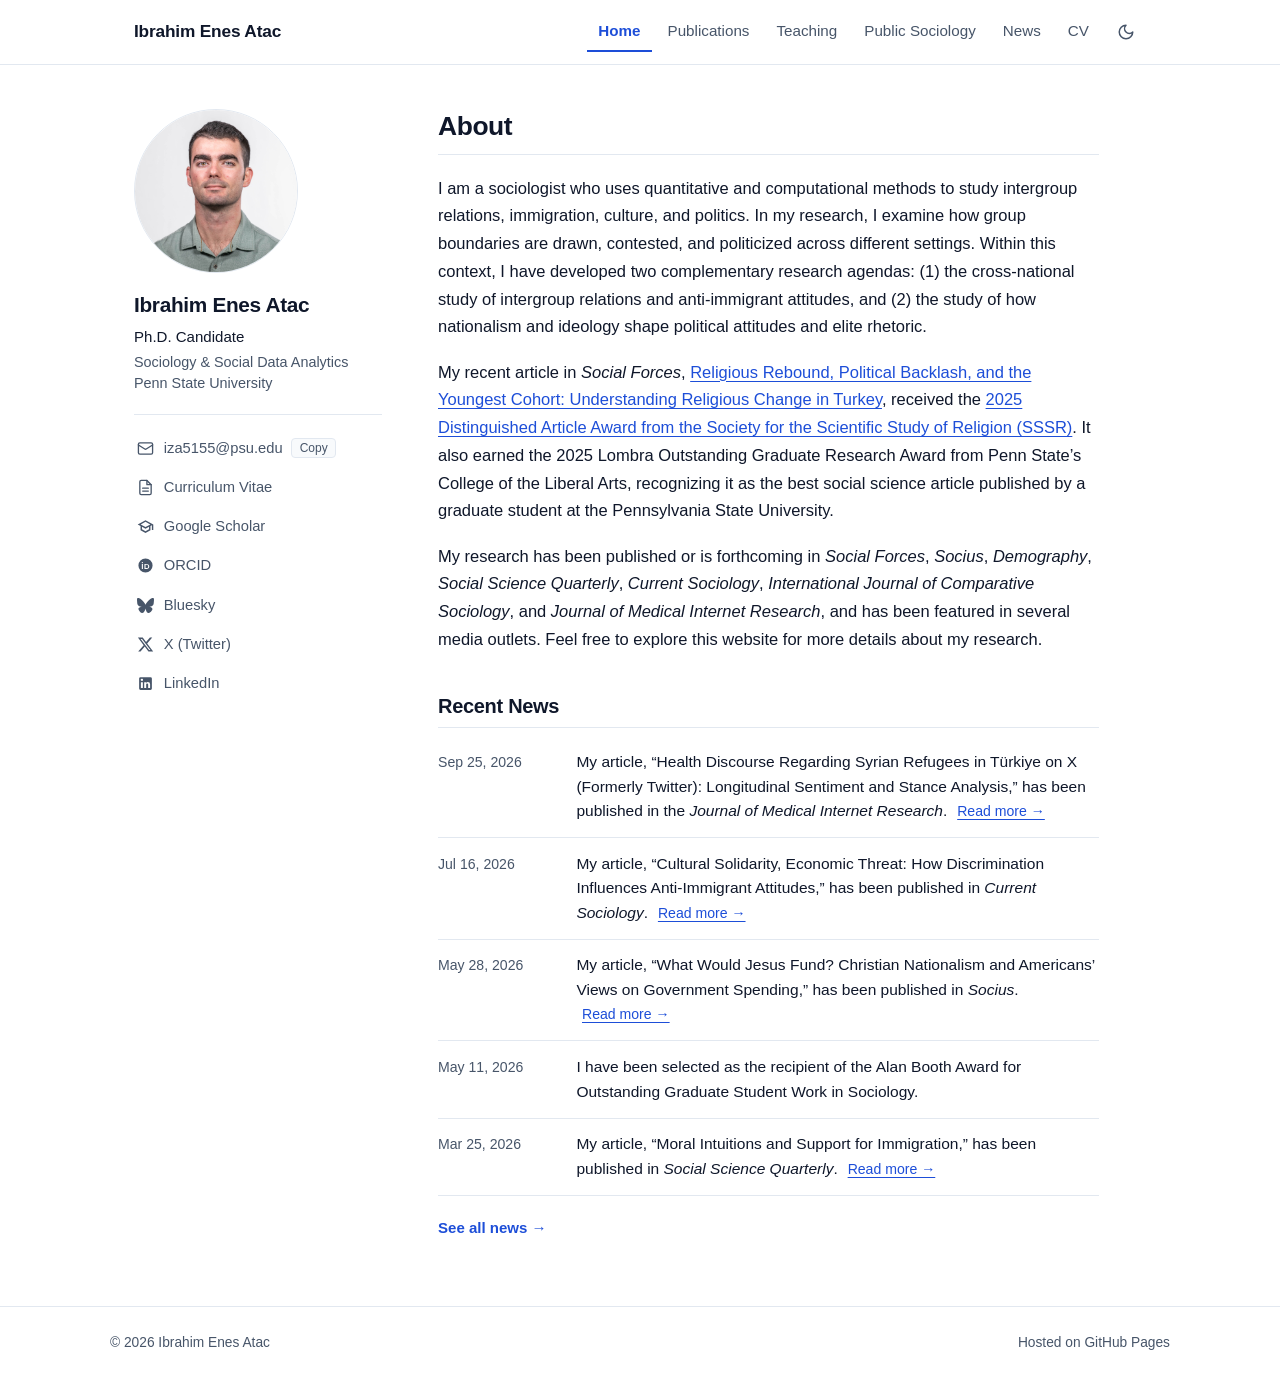
<file: index.html>
<!DOCTYPE html>
<html lang="en">
<head>
  <meta charset="utf-8" />
  <meta name="viewport" content="width=device-width, initial-scale=1" />
  <title>Ibrahim Enes Atac — Sociology &amp; Social Data Analytics | Penn State</title>
  <meta name="description" content="Ibrahim Enes Atac is a Ph.D. Candidate in Sociology and Social Data Analytics at Penn State studying intergroup relations, immigration, religion, nationalism, and politics." />
  <link rel="canonical" href="https://enesatac.org/" />
  <meta property="og:title" content="Ibrahim Enes Atac" />
  <meta property="og:description" content="Ph.D. Candidate in Sociology and Social Data Analytics at Penn State University." />
  <meta property="og:type" content="website" />
  <meta property="og:url" content="https://enesatac.org/" />
  <link rel="icon" type="image/svg+xml" href="assets/favicon.svg" />
  <script>try{if(localStorage.getItem("site-theme")==="dark")document.documentElement.setAttribute("data-theme","dark");}catch(_){}</script>
  <link rel="stylesheet" href="assets/style.css" />
</head>
<body data-page="home">
  <a class="skip-link" href="#main-content">Skip to main content</a>
  <header id="site-header" class="site-header"></header>

  <div class="layout-container">
    <aside id="profile-sidebar" class="profile-sidebar" aria-label="Author profile"></aside>
    <main id="main-content" class="main-content" tabindex="-1">
      <noscript>
        <h1>Ibrahim Enes Atac</h1>
        <p>Ph.D. Candidate in Sociology and Social Data Analytics at Penn State University. Please enable JavaScript to view the full interactive site, or download my <a href="files/cv.pdf">Curriculum Vitae (PDF)</a>.</p>
      </noscript>
    </main>
  </div>

  <footer id="site-footer" class="site-footer"></footer>
  <script src="content.js"></script>
  <script src="assets/site.js"></script>
</body>
</html>
</file>
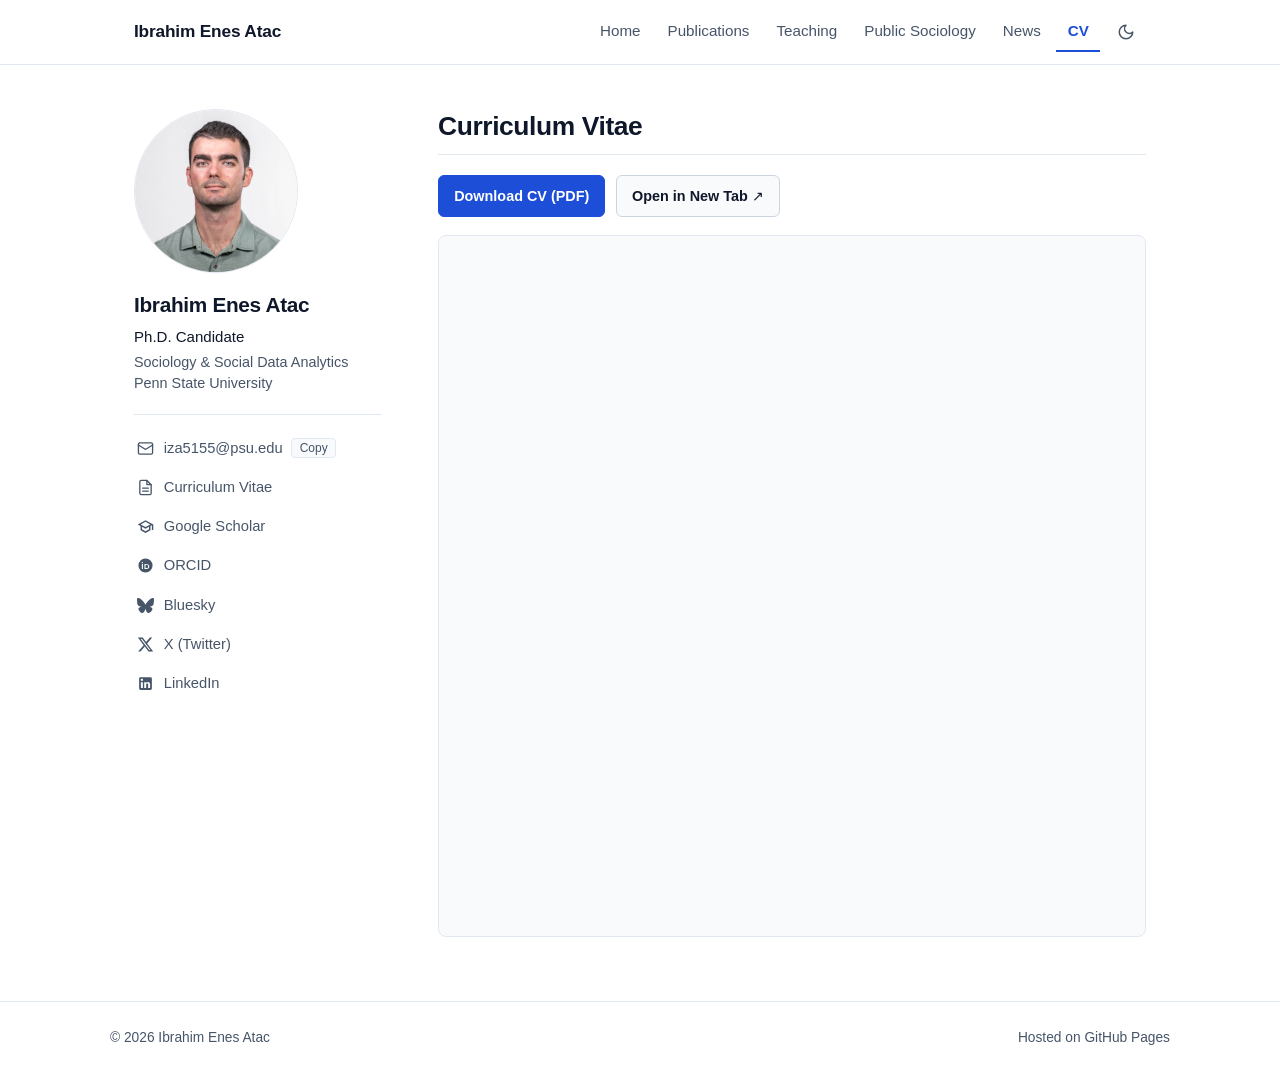
<file: cv.html>
<!DOCTYPE html>
<html lang="en">
<head>
  <meta charset="utf-8" />
  <meta name="viewport" content="width=device-width, initial-scale=1" />
  <title>CV — Ibrahim Enes Atac</title>
  <meta name="description" content="Curriculum Vitae of Ibrahim Enes Atac, Ph.D. Candidate in Sociology and Social Data Analytics at Penn State University." />
  <link rel="canonical" href="https://enesatac.org/cv.html" />
  <link rel="icon" type="image/svg+xml" href="assets/favicon.svg" />
  <script>try{if(localStorage.getItem("site-theme")==="dark")document.documentElement.setAttribute("data-theme","dark");}catch(_){}</script>
  <link rel="stylesheet" href="assets/style.css" />
</head>
<body data-page="cv">
  <a class="skip-link" href="#main-content">Skip to main content</a>
  <header id="site-header" class="site-header"></header>

  <div class="layout-container">
    <aside id="profile-sidebar" class="profile-sidebar" aria-label="Author profile"></aside>
    <main id="main-content" class="main-content wide" tabindex="-1"></main>
  </div>

  <footer id="site-footer" class="site-footer"></footer>
  <script src="content.js"></script>
  <script src="assets/site.js"></script>
</body>
</html>
</file>
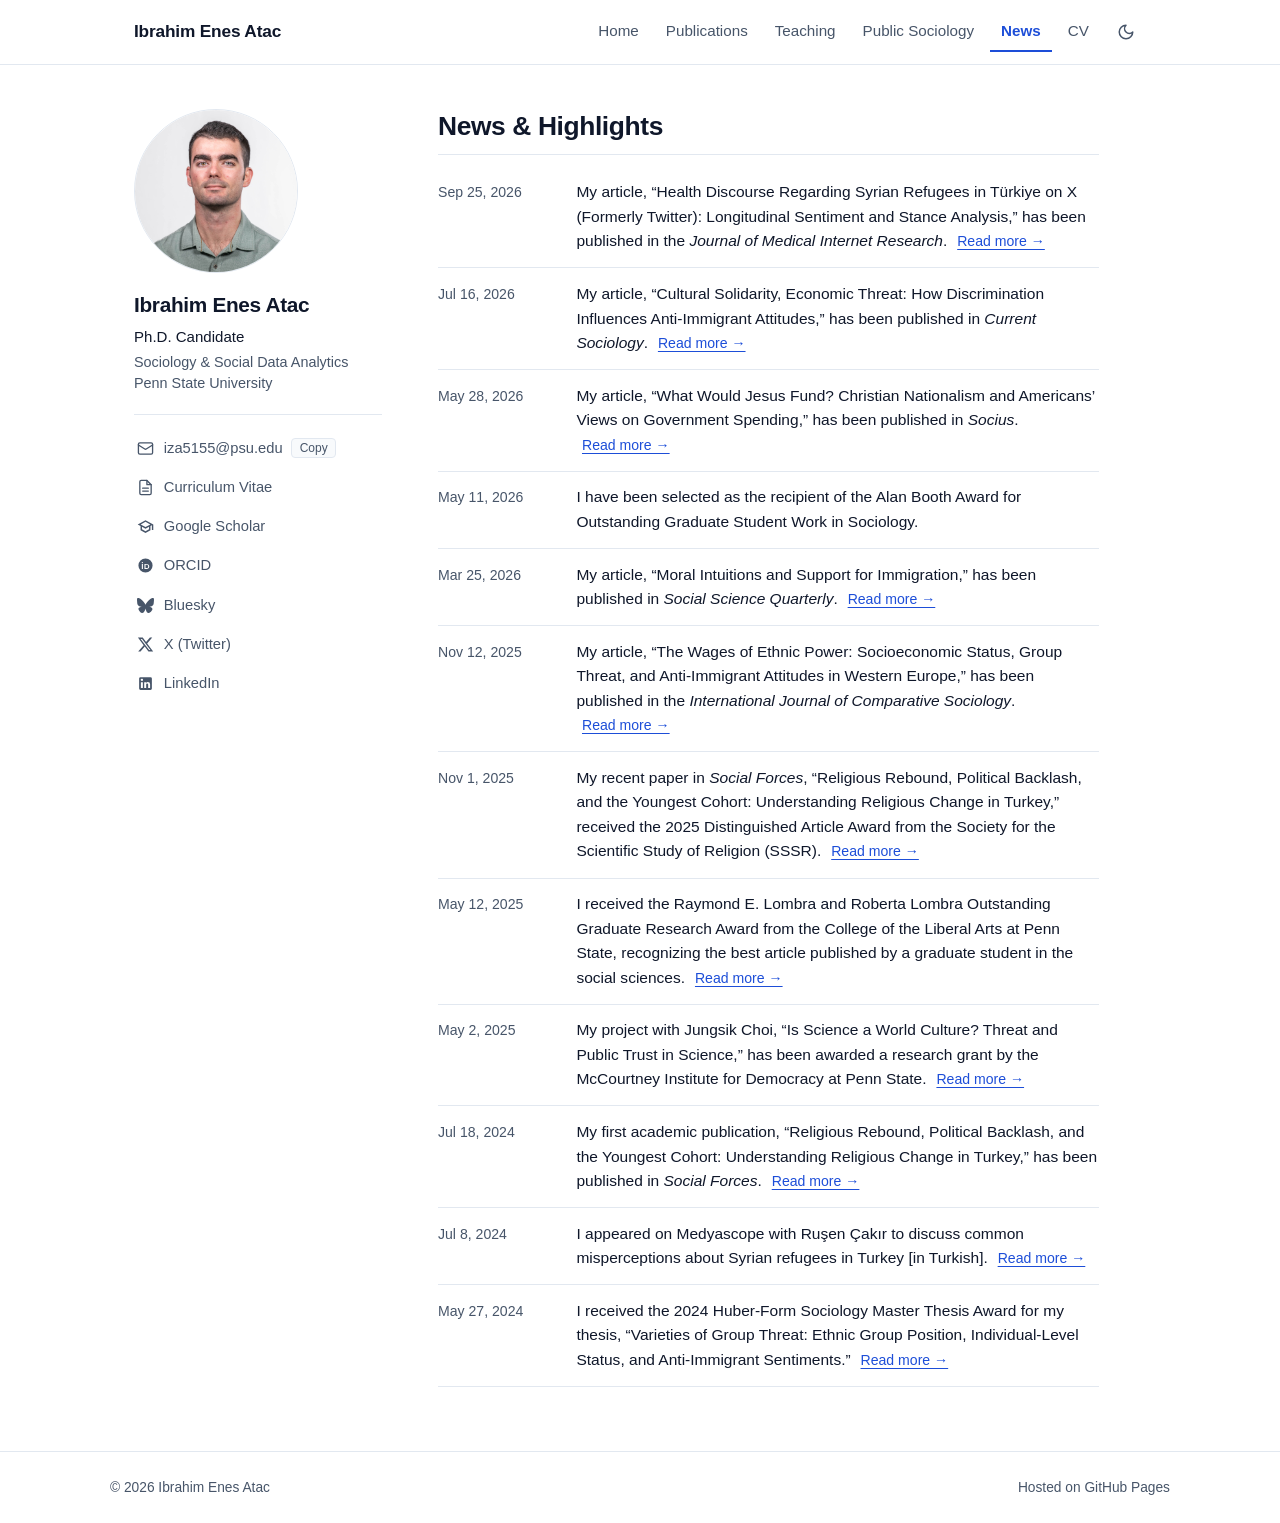
<file: highlights.html>
<!DOCTYPE html>
<html lang="en">
<head>
  <meta charset="utf-8" />
  <meta name="viewport" content="width=device-width, initial-scale=1" />
  <title>News &amp; Highlights — Ibrahim Enes Atac</title>
  <meta name="description" content="Academic news, publications, grants, and awards for Ibrahim Enes Atac." />
  <link rel="canonical" href="https://enesatac.org/highlights.html" />
  <link rel="icon" type="image/svg+xml" href="assets/favicon.svg" />
  <script>try{if(localStorage.getItem("site-theme")==="dark")document.documentElement.setAttribute("data-theme","dark");}catch(_){}</script>
  <link rel="stylesheet" href="assets/style.css" />
</head>
<body data-page="highlights">
  <a class="skip-link" href="#main-content">Skip to main content</a>
  <header id="site-header" class="site-header"></header>

  <div class="layout-container">
    <aside id="profile-sidebar" class="profile-sidebar" aria-label="Author profile"></aside>
    <main id="main-content" class="main-content" tabindex="-1"></main>
  </div>

  <footer id="site-footer" class="site-footer"></footer>
  <script src="content.js"></script>
  <script src="assets/site.js"></script>
</body>
</html>
</file>
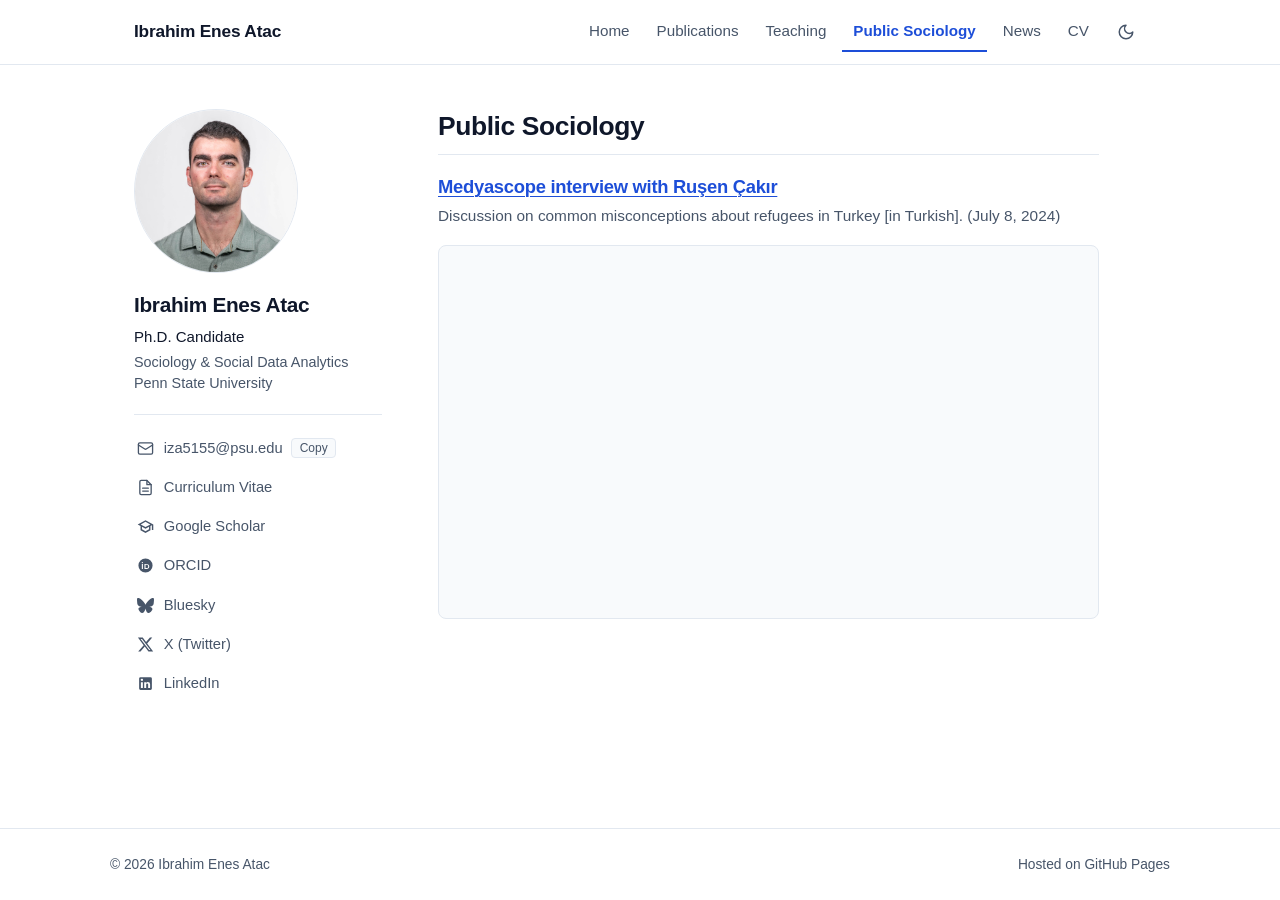
<file: public-sociology.html>
<!DOCTYPE html>
<html lang="en">
<head>
  <meta charset="utf-8" />
  <meta name="viewport" content="width=device-width, initial-scale=1" />
  <title>Public Sociology — Ibrahim Enes Atac</title>
  <meta name="description" content="Public sociology, media appearances, and interviews by Ibrahim Enes Atac." />
  <link rel="canonical" href="https://enesatac.org/public-sociology.html" />
  <link rel="icon" type="image/svg+xml" href="assets/favicon.svg" />
  <script>try{if(localStorage.getItem("site-theme")==="dark")document.documentElement.setAttribute("data-theme","dark");}catch(_){}</script>
  <link rel="stylesheet" href="assets/style.css" />
</head>
<body data-page="public-sociology">
  <a class="skip-link" href="#main-content">Skip to main content</a>
  <header id="site-header" class="site-header"></header>

  <div class="layout-container">
    <aside id="profile-sidebar" class="profile-sidebar" aria-label="Author profile"></aside>
    <main id="main-content" class="main-content" tabindex="-1"></main>
  </div>

  <footer id="site-footer" class="site-footer"></footer>
  <script src="content.js"></script>
  <script src="assets/site.js"></script>
</body>
</html>
</file>
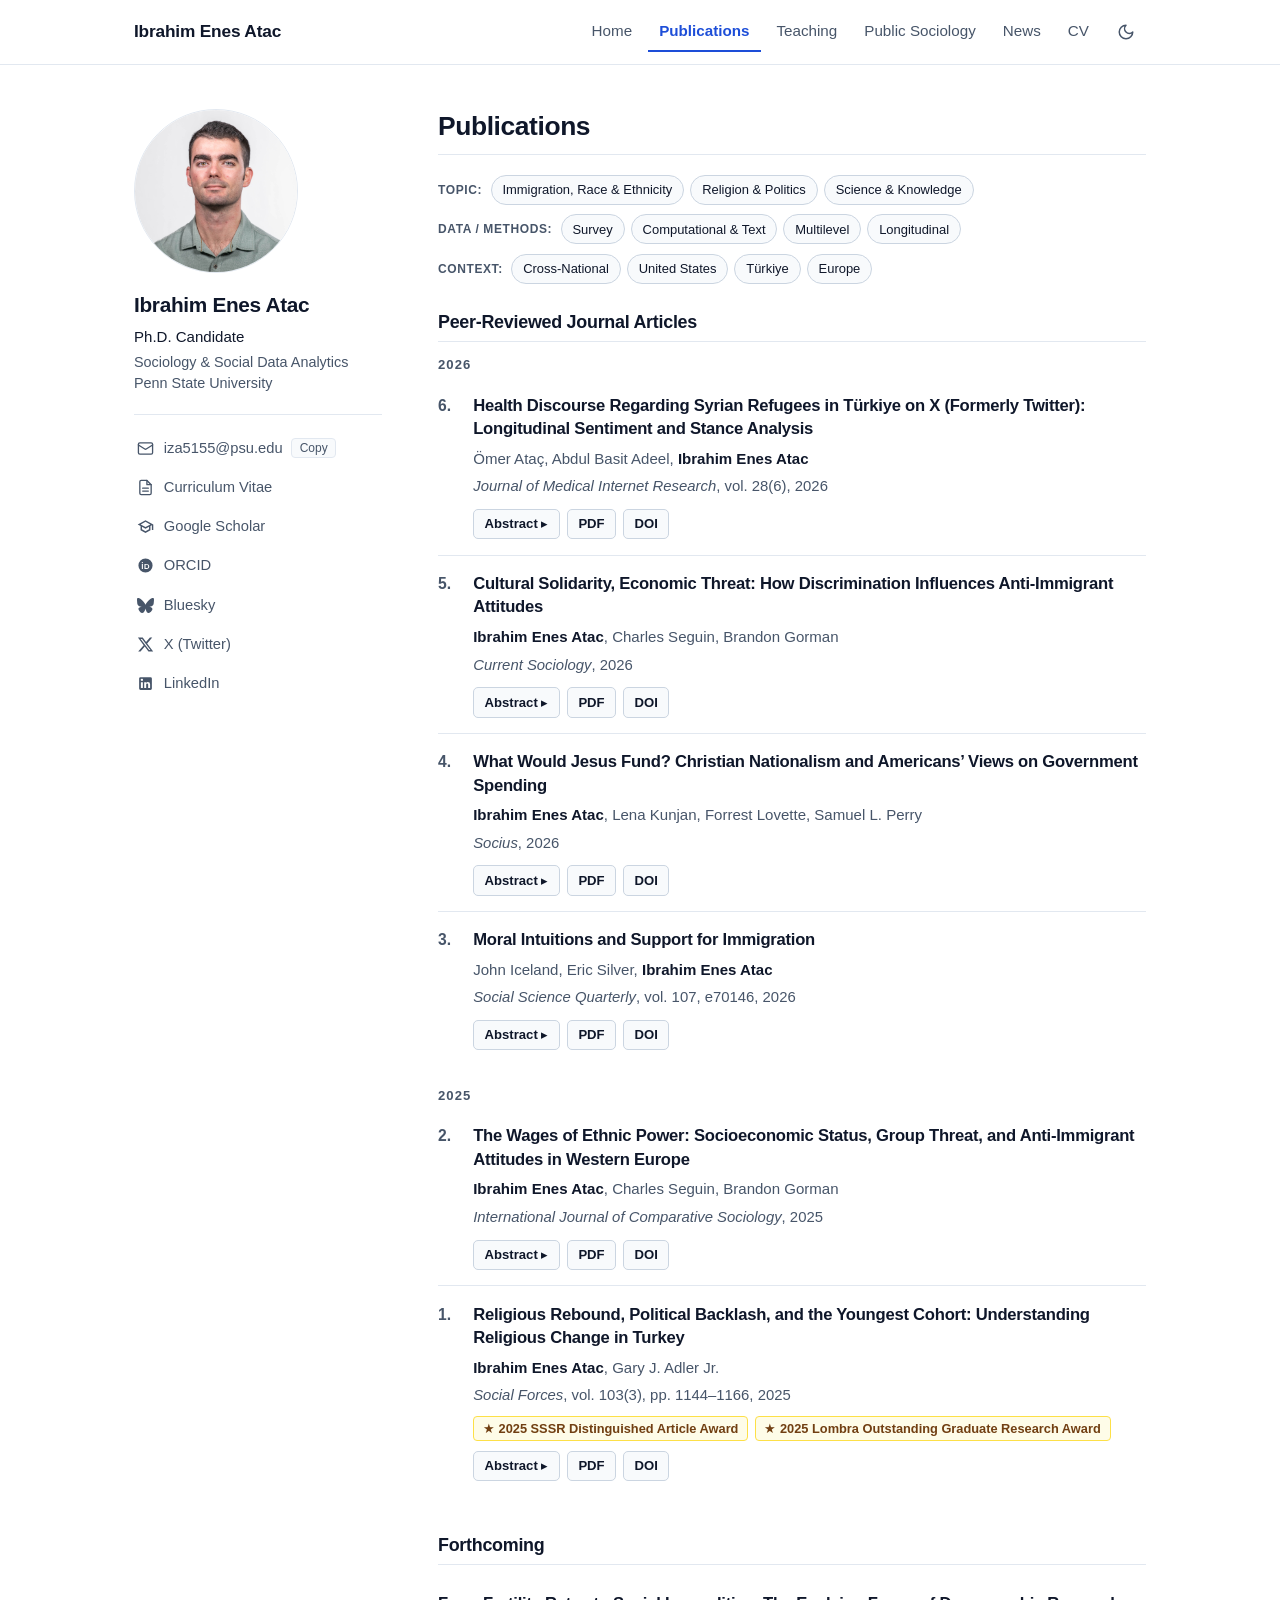
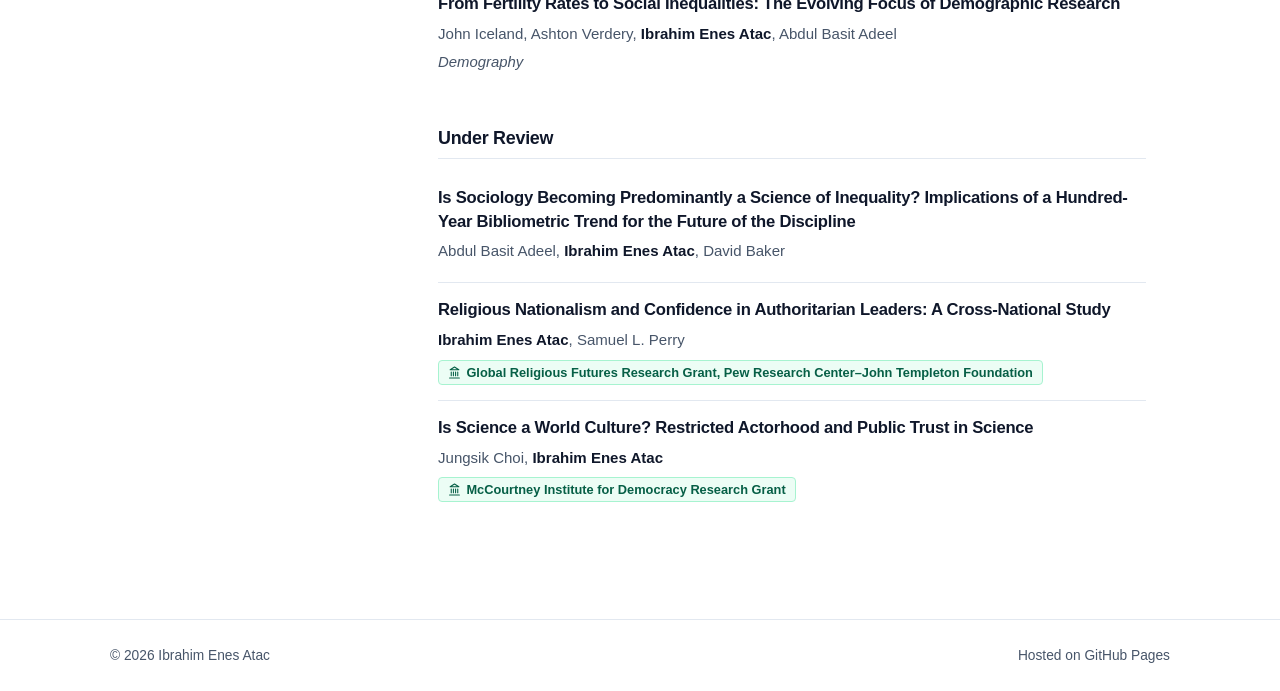
<file: publications.html>
<!DOCTYPE html>
<html lang="en">
<head>
  <meta charset="utf-8" />
  <meta name="viewport" content="width=device-width, initial-scale=1" />
  <title>Publications — Ibrahim Enes Atac</title>
  <meta name="description" content="Peer-reviewed journal articles and working papers by Ibrahim Enes Atac on intergroup relations, immigration, religion, nationalism, and politics." />
  <link rel="canonical" href="https://enesatac.org/publications.html" />
  <link rel="icon" type="image/svg+xml" href="assets/favicon.svg" />
  <script>try{if(localStorage.getItem("site-theme")==="dark")document.documentElement.setAttribute("data-theme","dark");}catch(_){}</script>
  <link rel="stylesheet" href="assets/style.css" />
</head>
<body data-page="publications">
  <a class="skip-link" href="#main-content">Skip to main content</a>
  <header id="site-header" class="site-header"></header>

  <div class="layout-container">
    <aside id="profile-sidebar" class="profile-sidebar" aria-label="Author profile"></aside>
    <main id="main-content" class="main-content" tabindex="-1"></main>
  </div>

  <footer id="site-footer" class="site-footer"></footer>
  <script src="content.js"></script>
  <script src="assets/site.js"></script>
</body>
</html>
</file>
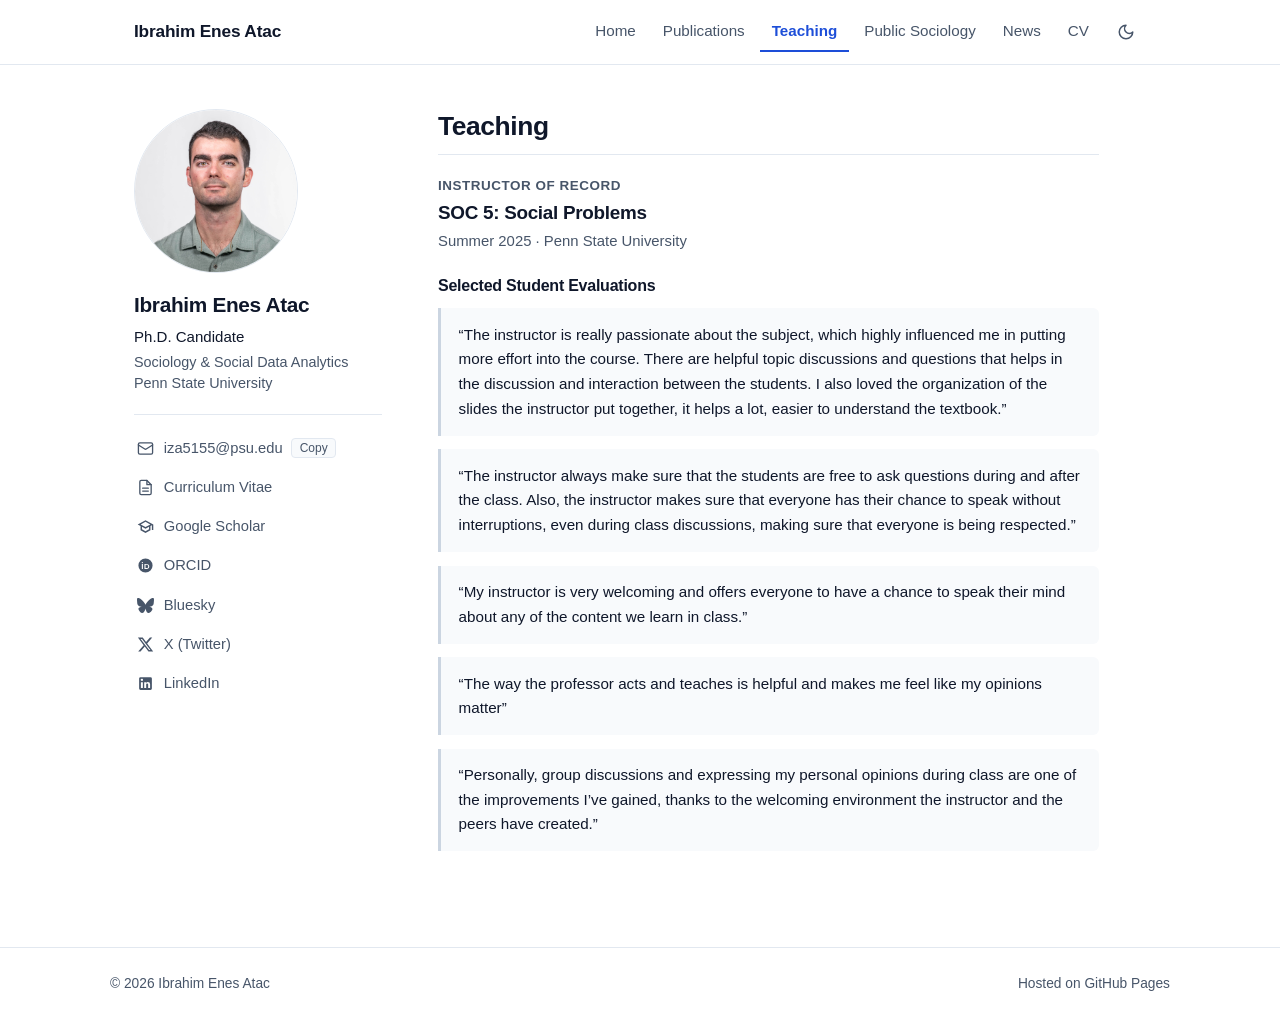
<file: teaching.html>
<!DOCTYPE html>
<html lang="en">
<head>
  <meta charset="utf-8" />
  <meta name="viewport" content="width=device-width, initial-scale=1" />
  <title>Teaching — Ibrahim Enes Atac</title>
  <meta name="description" content="Courses taught and student evaluations for Ibrahim Enes Atac at Penn State University." />
  <link rel="canonical" href="https://enesatac.org/teaching.html" />
  <link rel="icon" type="image/svg+xml" href="assets/favicon.svg" />
  <script>try{if(localStorage.getItem("site-theme")==="dark")document.documentElement.setAttribute("data-theme","dark");}catch(_){}</script>
  <link rel="stylesheet" href="assets/style.css" />
</head>
<body data-page="teaching">
  <a class="skip-link" href="#main-content">Skip to main content</a>
  <header id="site-header" class="site-header"></header>

  <div class="layout-container">
    <aside id="profile-sidebar" class="profile-sidebar" aria-label="Author profile"></aside>
    <main id="main-content" class="main-content" tabindex="-1"></main>
  </div>

  <footer id="site-footer" class="site-footer"></footer>
  <script src="content.js"></script>
  <script src="assets/site.js"></script>
</body>
</html>
</file>
<file: assets/style.css>
/* ==========================================================================
   Ibrahim Enes Atac — Academic Website Stylesheet
   Inspired by clean minimalist academic layouts (Martin Lukk)
   Built for WCAG AA/AAA contrast, keyboard navigation, and mobile clarity
   ========================================================================== */

:root {
  --bg: #ffffff;
  --surface: #f8fafc;
  --surface-hover: #f1f5f9;
  --border: #e2e8f0;
  --border-strong: #cbd5e1;
  --text: #0f172a;          /* 18.8:1 on #ffffff (AAA) */
  --text-muted: #475569;    /* 7.58:1 on #ffffff (AAA) */
  --accent: #1d4ed8;        /* 6.70:1 on #ffffff (AA+) */
  --accent-hover: #1e3a8a;  /* 10.4:1 on #ffffff (AAA) */
  --accent-soft: #eff6ff;
  --award-bg: #fefce8;
  --award-border: #fde047;
  --award-text: #713f12;
  --grant-bg: #ecfdf5;
  --grant-border: #a7f3d0;
  --grant-text: #065f46;
  --focus-ring: #1d4ed8;
  --shadow-sm: 0 1px 2px rgba(15, 23, 42, 0.05);
  --font-sans: -apple-system, BlinkMacSystemFont, "Inter", "Segoe UI", Roboto, "Helvetica Neue", Arial, sans-serif;
  --max-width: 1060px;
  --sidebar-width: 248px;
}

[data-theme="dark"] {
  --bg: #0f172a;
  --surface: #1e293b;
  --surface-hover: #273549;
  --border: #334155;
  --border-strong: #475569;
  --text: #f8fafc;          /* 17.8:1 on #0f172a (AAA) */
  --text-muted: #cbd5e1;    /* 11.4:1 on #0f172a (AAA) */
  --accent: #93c5fd;        /* 9.6:1 on #0f172a (AAA) */
  --accent-hover: #bfdbfe;
  --accent-soft: rgba(59, 130, 246, 0.16);
  --award-bg: rgba(250, 204, 21, 0.12);
  --award-border: rgba(250, 204, 21, 0.38);
  --award-text: #fef08a;
  --grant-bg: rgba(16, 185, 129, 0.14);
  --grant-border: rgba(52, 211, 153, 0.38);
  --grant-text: #a7f3d0;
  --focus-ring: #93c5fd;
  --shadow-sm: 0 1px 3px rgba(0, 0, 0, 0.35);
}

*,
*::before,
*::after {
  box-sizing: border-box;
}

html {
  font-size: 16px;
  scroll-behavior: smooth;
  -webkit-text-size-adjust: 100%;
}

@media (prefers-reduced-motion: reduce) {
  html {
    scroll-behavior: auto;
  }
  *,
  *::before,
  *::after {
    animation-duration: 0.01ms !important;
    animation-iteration-count: 1 !important;
    transition-duration: 0.01ms !important;
  }
}

body {
  margin: 0;
  font-family: var(--font-sans);
  font-size: 1.03125rem; /* 16.5px */
  line-height: 1.68;
  color: var(--text);
  background-color: var(--bg);
  min-height: 100vh;
  display: flex;
  flex-direction: column;
}

/* Accessible keyboard focus indicator */
:focus-visible {
  outline: 2px solid var(--focus-ring);
  outline-offset: 3px;
  border-radius: 3px;
}

main:focus {
  outline: none;
}

/* Skip to main content link */
.skip-link {
  position: absolute;
  left: -9999px;
  top: 0.75rem;
  z-index: 1000;
  padding: 0.6rem 1rem;
  background: var(--accent);
  color: #ffffff;
  font-weight: 600;
  text-decoration: none;
  border-radius: 6px;
}

.skip-link:focus {
  left: 1rem;
}

.sr-only {
  position: absolute;
  width: 1px;
  height: 1px;
  padding: 0;
  margin: -1px;
  overflow: hidden;
  clip: rect(0, 0, 0, 0);
  white-space: nowrap;
  border: 0;
}

/* Typography & Links */
a {
  color: var(--accent);
  text-decoration-thickness: 1px;
  text-underline-offset: 3px;
  transition: color 0.15s ease;
}

a:hover {
  color: var(--accent-hover);
}

h1, h2, h3, h4, h5 {
  color: var(--text);
  line-height: 1.3;
  letter-spacing: -0.015em;
  margin-top: 0;
}

/* ==========================================================================
   TOP NAVIGATION BAR
   ========================================================================== */
.site-header {
  position: sticky;
  top: 0;
  z-index: 100;
  background-color: var(--bg);
  border-bottom: 1px solid var(--border);
}

.header-inner {
  max-width: var(--max-width);
  margin: 0 auto;
  padding: 0 1.5rem;
  min-height: 4rem;
  display: flex;
  align-items: center;
  justify-content: space-between;
  gap: 1rem;
}

.site-brand {
  font-size: 1.08rem;
  font-weight: 650;
  color: var(--text);
  text-decoration: none;
  letter-spacing: -0.01em;
  white-space: nowrap;
}

.site-brand:hover {
  color: var(--accent);
}

.header-controls {
  display: flex;
  align-items: center;
  gap: 0.35rem;
}

.nav-list {
  list-style: none;
  margin: 0;
  padding: 0;
  display: flex;
  align-items: center;
  gap: 0.25rem;
}

.nav-link {
  display: inline-flex;
  align-items: center;
  min-height: 2.5rem;
  padding: 0.35rem 0.72rem;
  font-size: 0.95rem;
  font-weight: 500;
  color: var(--text-muted);
  text-decoration: none;
  border-bottom: 2px solid transparent;
  transition: color 0.15s ease, border-color 0.15s ease;
}

.nav-link:hover {
  color: var(--text);
}

.nav-link[aria-current="page"] {
  color: var(--accent);
  font-weight: 600;
  border-bottom-color: var(--accent);
}

.icon-btn {
  display: inline-flex;
  align-items: center;
  justify-content: center;
  width: 2.5rem;
  height: 2.5rem;
  padding: 0;
  border: 1px solid transparent;
  border-radius: 6px;
  background: transparent;
  color: var(--text-muted);
  cursor: pointer;
  transition: background-color 0.15s ease, color 0.15s ease;
}

.icon-btn:hover {
  background-color: var(--surface);
  color: var(--text);
}

.menu-toggle {
  display: none;
}

/* ==========================================================================
   MAIN TWO-COLUMN LAYOUT (Martin Lukk Style)
   ========================================================================== */
.layout-container {
  max-width: var(--max-width);
  width: 100%;
  margin: 0 auto;
  padding: 2.75rem 1.5rem 4rem;
  display: grid;
  grid-template-columns: var(--sidebar-width) minmax(0, 1fr);
  gap: 3.5rem;
  flex: 1;
  align-items: start;
}

/* ==========================================================================
   PERSISTENT LEFT SIDEBAR
   ========================================================================== */
.profile-sidebar {
  position: sticky;
  top: 5.5rem;
}

.avatar-wrap {
  margin-bottom: 1.15rem;
}

.profile-avatar {
  width: 164px;
  height: 164px;
  border-radius: 50%;
  object-fit: cover;
  border: 1px solid var(--border);
  background-color: var(--surface);
  display: block;
}

.profile-name {
  font-size: 1.3rem;
  font-weight: 700;
  margin: 0 0 0.35rem;
  color: var(--text);
}

.profile-role {
  font-size: 0.94rem;
  font-weight: 500;
  color: var(--text);
  margin: 0 0 0.2rem;
}

.profile-affiliation {
  font-size: 0.9rem;
  line-height: 1.45;
  color: var(--text-muted);
  margin: 0 0 1.25rem;
}

.profile-affiliation a {
  color: var(--text-muted);
  text-decoration: none;
}

.profile-affiliation a:hover {
  color: var(--accent);
  text-decoration: underline;
}

.profile-links {
  list-style: none;
  padding: 0;
  margin: 0;
  border-top: 1px solid var(--border);
  padding-top: 1rem;
  display: flex;
  flex-direction: column;
  gap: 0.35rem;
}

.profile-link-row {
  display: flex;
  align-items: center;
  gap: 0.35rem;
}

.profile-link {
  display: inline-flex;
  align-items: center;
  gap: 0.6rem;
  padding: 0.28rem 0.2rem;
  font-size: 0.92rem;
  color: var(--text-muted);
  text-decoration: none;
  min-height: 2rem;
}

.profile-link:hover {
  color: var(--accent);
  text-decoration: underline;
}

.profile-link svg {
  width: 17px;
  height: 17px;
  flex-shrink: 0;
  color: var(--text-muted);
}

.profile-link:hover svg {
  color: var(--accent);
}

.copy-email-btn {
  font-family: inherit;
  font-size: 0.75rem;
  padding: 0.15rem 0.45rem;
  border: 1px solid var(--border);
  border-radius: 4px;
  background: var(--surface);
  color: var(--text-muted);
  cursor: pointer;
}

.copy-email-btn:hover {
  border-color: var(--border-strong);
  color: var(--text);
}

/* ==========================================================================
   MAIN CONTENT AREA
   ========================================================================== */
.main-content {
  min-width: 0;
  max-width: 72ch;
}

.main-content.wide {
  max-width: none;
}

.page-title {
  font-size: 1.65rem;
  font-weight: 700;
  margin: 0 0 1.25rem;
  padding-bottom: 0.65rem;
  border-bottom: 1px solid var(--border);
}

.section-heading {
  font-size: 1.25rem;
  font-weight: 650;
  margin: 2.5rem 0 1rem;
  padding-bottom: 0.5rem;
  border-bottom: 1px solid var(--border);
}

.bio-prose p {
  margin: 0 0 1.1rem;
}

.bio-prose p:last-child {
  margin-bottom: 0;
}

/* ==========================================================================
   NEWS / HIGHLIGHTS FEED
   ========================================================================== */
.news-list {
  list-style: none;
  padding: 0;
  margin: 0;
}

.news-item {
  display: grid;
  grid-template-columns: 7.5rem minmax(0, 1fr);
  gap: 1.15rem;
  padding: 0.85rem 0;
  border-bottom: 1px solid var(--border);
  align-items: baseline;
}

.news-item:first-child {
  padding-top: 0.35rem;
}

.news-date {
  font-size: 0.88rem;
  font-weight: 500;
  color: var(--text-muted);
  font-variant-numeric: tabular-nums;
}

.news-body {
  font-size: 0.97rem;
  line-height: 1.58;
}

.news-more-link {
  display: inline-block;
  margin-left: 0.35rem;
  font-size: 0.88rem;
  font-weight: 500;
  white-space: nowrap;
}

.see-all-wrap {
  margin-top: 1.15rem;
}

.see-all-link {
  font-size: 0.94rem;
  font-weight: 600;
  text-decoration: none;
}

.see-all-link:hover {
  text-decoration: underline;
}

/* ==========================================================================
   PUBLICATIONS & MULTI-ROW FACET FILTERS (Alexander Kustov Style)
   ========================================================================== */
.pub-filter-panel {
  display: flex;
  flex-direction: column;
  gap: 0.6rem;
  margin: 0 0 1.65rem;
}

.filter-group-row {
  display: flex;
  flex-wrap: wrap;
  align-items: center;
  gap: 0.38rem;
}

.filter-group-label {
  font-size: 0.75rem;
  font-weight: 700;
  text-transform: uppercase;
  letter-spacing: 0.05em;
  color: var(--text-muted);
  margin-right: 0.15rem;
}

.filter-chip {
  font-family: inherit;
  font-size: 0.81rem;
  font-weight: 500;
  line-height: 1.2;
  padding: 0.32rem 0.68rem;
  min-height: 1.88rem;
  border-radius: 999px;
  border: 1px solid var(--border-strong);
  background: var(--surface);
  color: var(--text);
  cursor: pointer;
  transition: background-color 0.15s ease, color 0.15s ease, border-color 0.15s ease;
}

.filter-chip:hover {
  background: var(--surface-hover);
  border-color: var(--accent);
  color: var(--accent);
}

.filter-chip[aria-pressed="true"] {
  background: var(--accent);
  border-color: var(--accent);
  color: #ffffff;
}

[data-theme="dark"] .filter-chip[aria-pressed="true"] {
  color: #0f172a;
}

.filter-status-bar {
  display: flex;
  align-items: center;
  gap: 0.75rem;
  padding-top: 0.35rem;
  font-size: 0.88rem;
  color: var(--text-muted);
}

.filter-status-bar[hidden] {
  display: none;
}

.clear-filters-btn {
  font-family: inherit;
  font-size: 0.84rem;
  font-weight: 550;
  padding: 0.15rem 0.55rem;
  border-radius: 4px;
  border: 1px solid var(--border-strong);
  background: transparent;
  color: var(--accent);
  cursor: pointer;
}

.clear-filters-btn:hover {
  background: var(--accent-soft);
  border-color: var(--accent);
}

.pub-group {
  margin-bottom: 2.35rem;
}

.pub-group-heading {
  font-size: 1.12rem;
  font-weight: 650;
  color: var(--text);
  margin: 0 0 0.75rem;
  padding-bottom: 0.45rem;
  border-bottom: 1px solid var(--border);
}

.pub-year-block {
  margin-top: 1.35rem;
}

.pub-group-heading + .pub-year-block {
  margin-top: 0.9rem;
}

.pub-year-heading {
  font-size: 0.82rem;
  font-weight: 700;
  letter-spacing: 0.08em;
  text-transform: uppercase;
  color: var(--text-muted);
  margin: 0 0 0.25rem;
  font-variant-numeric: tabular-nums;
}

.pub-list {
  list-style: none;
  padding: 0;
  margin: 0;
}

.pub-item {
  padding: 0.95rem 0;
  border-bottom: 1px solid var(--border);
}

.pub-item:last-child {
  border-bottom: none;
}

.pub-item.is-numbered {
  display: grid;
  grid-template-columns: 1.85rem minmax(0, 1fr);
  column-gap: 0.35rem;
  align-items: baseline;
}

.pub-num {
  font-size: 0.98rem;
  font-weight: 650;
  color: var(--text-muted);
  font-variant-numeric: tabular-nums;
  user-select: none;
}

.pub-item-body {
  min-width: 0;
}

.pub-title {
  font-size: 1.04rem;
  font-weight: 650;
  line-height: 1.42;
  margin: 0 0 0.3rem;
  color: var(--text);
}

.pub-title a {
  color: inherit;
  text-decoration: none;
}

.pub-title a:hover {
  color: var(--accent);
  text-decoration: underline;
}

.pub-authors {
  font-size: 0.94rem;
  color: var(--text-muted);
  margin: 0 0 0.22rem;
}

.pub-self {
  color: var(--text);
  font-weight: 600;
}

.pub-venue {
  font-size: 0.93rem;
  color: var(--text-muted);
  margin: 0;
}

.pub-awards {
  display: flex;
  flex-wrap: wrap;
  gap: 0.4rem;
  margin-top: 0.48rem;
}

.award-badge {
  display: inline-flex;
  align-items: center;
  gap: 0.3rem;
  font-size: 0.8rem;
  font-weight: 550;
  line-height: 1.35;
  padding: 0.18rem 0.55rem;
  border-radius: 4px;
  background: var(--award-bg);
  border: 1px solid var(--award-border);
  color: var(--award-text);
}

.grant-badge {
  display: inline-flex;
  align-items: center;
  gap: 0.35rem;
  font-size: 0.8rem;
  font-weight: 550;
  line-height: 1.35;
  padding: 0.18rem 0.55rem;
  border-radius: 4px;
  background: var(--grant-bg);
  border: 1px solid var(--grant-border);
  color: var(--grant-text);
}

.grant-badge svg {
  width: 13px;
  height: 13px;
  flex-shrink: 0;
}

.pub-actions {
  display: flex;
  flex-wrap: wrap;
  align-items: center;
  gap: 0.45rem;
  margin-top: 0.6rem;
}

.pub-btn {
  display: inline-flex;
  align-items: center;
  gap: 0.3rem;
  font-family: inherit;
  font-size: 0.82rem;
  font-weight: 550;
  line-height: 1.2;
  padding: 0.3rem 0.65rem;
  min-height: 1.9rem;
  border-radius: 5px;
  border: 1px solid var(--border-strong);
  background: var(--surface);
  color: var(--text);
  text-decoration: none;
  cursor: pointer;
  transition: background-color 0.15s ease, border-color 0.15s ease, color 0.15s ease;
}

.pub-btn:hover {
  background: var(--accent-soft);
  border-color: var(--accent);
  color: var(--accent);
}

.pub-btn[aria-expanded="true"] {
  background: var(--accent-soft);
  border-color: var(--accent);
  color: var(--accent);
}

.pub-abstract {
  margin-top: 0.75rem;
  padding: 0.9rem 1.05rem;
  background: var(--surface);
  border-left: 3px solid var(--accent);
  border-radius: 0 6px 6px 0;
  font-size: 0.92rem;
  line-height: 1.62;
  color: var(--text);
}

.pub-abstract p {
  margin: 0 0 0.65rem;
}

.pub-abstract p:last-child {
  margin-bottom: 0;
}

/* ==========================================================================
   TEACHING & STUDENT EVALUATIONS
   ========================================================================== */
.course-card {
  margin-bottom: 2rem;
}

.course-header {
  margin-bottom: 1.15rem;
}

.course-role {
  font-size: 0.84rem;
  font-weight: 600;
  text-transform: uppercase;
  letter-spacing: 0.04em;
  color: var(--text-muted);
  margin: 0 0 0.25rem;
}

.course-title {
  font-size: 1.18rem;
  font-weight: 650;
  margin: 0 0 0.2rem;
}

.course-meta {
  font-size: 0.93rem;
  color: var(--text-muted);
  margin: 0;
}

.eval-heading {
  font-size: 1rem;
  font-weight: 600;
  margin: 1.35rem 0 0.75rem;
  color: var(--text);
}

.eval-list {
  display: flex;
  flex-direction: column;
  gap: 0.85rem;
}

.eval-quote {
  margin: 0;
  padding: 0.9rem 1.1rem;
  background: var(--surface);
  border-left: 3px solid var(--border-strong);
  border-radius: 0 6px 6px 0;
  font-size: 0.95rem;
  line-height: 1.62;
  color: var(--text);
}

/* ==========================================================================
   PUBLIC SOCIOLOGY & VIDEO EMBED
   ========================================================================== */
.media-card {
  margin-bottom: 2rem;
}

.media-title {
  font-size: 1.15rem;
  font-weight: 650;
  margin: 0 0 0.3rem;
}

.media-desc {
  font-size: 0.96rem;
  color: var(--text-muted);
  margin: 0 0 1rem;
}

.video-responsive {
  position: relative;
  width: 100%;
  padding-bottom: 56.25%;
  border-radius: 8px;
  overflow: hidden;
  border: 1px solid var(--border);
  background: var(--surface);
}

.video-responsive iframe {
  position: absolute;
  inset: 0;
  width: 100%;
  height: 100%;
  border: 0;
}

/* ==========================================================================
   CV VIEWER
   ========================================================================== */
.cv-toolbar {
  display: flex;
  flex-wrap: wrap;
  gap: 0.65rem;
  margin-bottom: 1.15rem;
}

.primary-btn {
  display: inline-flex;
  align-items: center;
  gap: 0.45rem;
  padding: 0.5rem 0.95rem;
  min-height: 2.4rem;
  border-radius: 6px;
  background: var(--accent);
  color: #ffffff;
  font-size: 0.9rem;
  font-weight: 600;
  text-decoration: none;
  border: 1px solid var(--accent);
}

.primary-btn:hover {
  background: var(--accent-hover);
  border-color: var(--accent-hover);
  color: #ffffff;
}

[data-theme="dark"] .primary-btn {
  color: #0f172a;
}

.secondary-btn {
  display: inline-flex;
  align-items: center;
  gap: 0.45rem;
  padding: 0.5rem 0.95rem;
  min-height: 2.4rem;
  border-radius: 6px;
  background: var(--surface);
  color: var(--text);
  font-size: 0.9rem;
  font-weight: 550;
  text-decoration: none;
  border: 1px solid var(--border-strong);
}

.secondary-btn:hover {
  background: var(--surface-hover);
  color: var(--accent);
}

.cv-frame-wrap {
  position: relative;
  isolation: isolate;
  width: 100%;
  height: 78vh;
  min-height: 560px;
  border: 1px solid var(--border);
  border-radius: 8px;
  overflow: hidden;
  background: var(--surface);
}

.cv-frame-wrap iframe {
  width: 100%;
  height: 100%;
  border: 0;
}

/* ==========================================================================
   FOOTER
   ========================================================================== */
.site-footer {
  border-top: 1px solid var(--border);
  padding: 1.5rem;
  font-size: 0.86rem;
  color: var(--text-muted);
}

.footer-inner {
  max-width: var(--max-width);
  margin: 0 auto;
  display: flex;
  flex-wrap: wrap;
  justify-content: space-between;
  gap: 0.5rem;
}

/* ==========================================================================
   RESPONSIVE DESIGN (Tablet & Mobile)
   ========================================================================== */
@media (max-width: 840px) {
  .header-inner {
    flex-wrap: wrap;
    padding: 0.5rem 1.15rem;
  }

  .menu-toggle {
    display: inline-flex;
  }

  .site-nav {
    display: none;
    width: 100%;
    order: 3;
    padding: 0.5rem 0 0.75rem;
    border-top: 1px solid var(--border);
  }

  .site-nav.is-open {
    display: block;
  }

  .nav-list {
    flex-direction: column;
    align-items: stretch;
    gap: 0.15rem;
  }

  .nav-link {
    padding: 0.55rem 0.5rem;
    border-bottom: none;
    border-left: 3px solid transparent;
  }

  .nav-link[aria-current="page"] {
    border-bottom-color: transparent;
    border-left-color: var(--accent);
    background: var(--surface);
  }

  .layout-container {
    grid-template-columns: 1fr;
    gap: 2rem;
    padding: 1.75rem 1.15rem 3rem;
  }

  .profile-sidebar {
    position: static;
  }

  /* On inner pages on mobile, show main content first so visitors immediately
     see Publications/Teaching/CV without scrolling past the full sidebar */
  body:not([data-page="home"]) .profile-sidebar {
    order: 2;
    padding-top: 1.75rem;
    border-top: 1px solid var(--border);
  }

  .profile-card-inner {
    display: grid;
    grid-template-columns: 96px minmax(0, 1fr);
    gap: 1.1rem;
    align-items: center;
  }

  .avatar-wrap {
    margin-bottom: 0;
  }

  .profile-avatar {
    width: 96px;
    height: 96px;
  }

  .profile-affiliation {
    margin-bottom: 0;
  }

  .profile-links {
    margin-top: 1rem;
    flex-direction: row;
    flex-wrap: wrap;
    gap: 0.35rem 1rem;
  }

  .news-item {
    grid-template-columns: 1fr;
    gap: 0.2rem;
  }
}

@media print {
  .site-header,
  .pub-filter-panel,
  .cv-toolbar,
  .copy-email-btn {
    display: none !important;
  }
  .layout-container {
    grid-template-columns: 1fr;
    padding: 0;
  }
  .pub-abstract[hidden] {
    display: block !important;
  }
}
</file>
